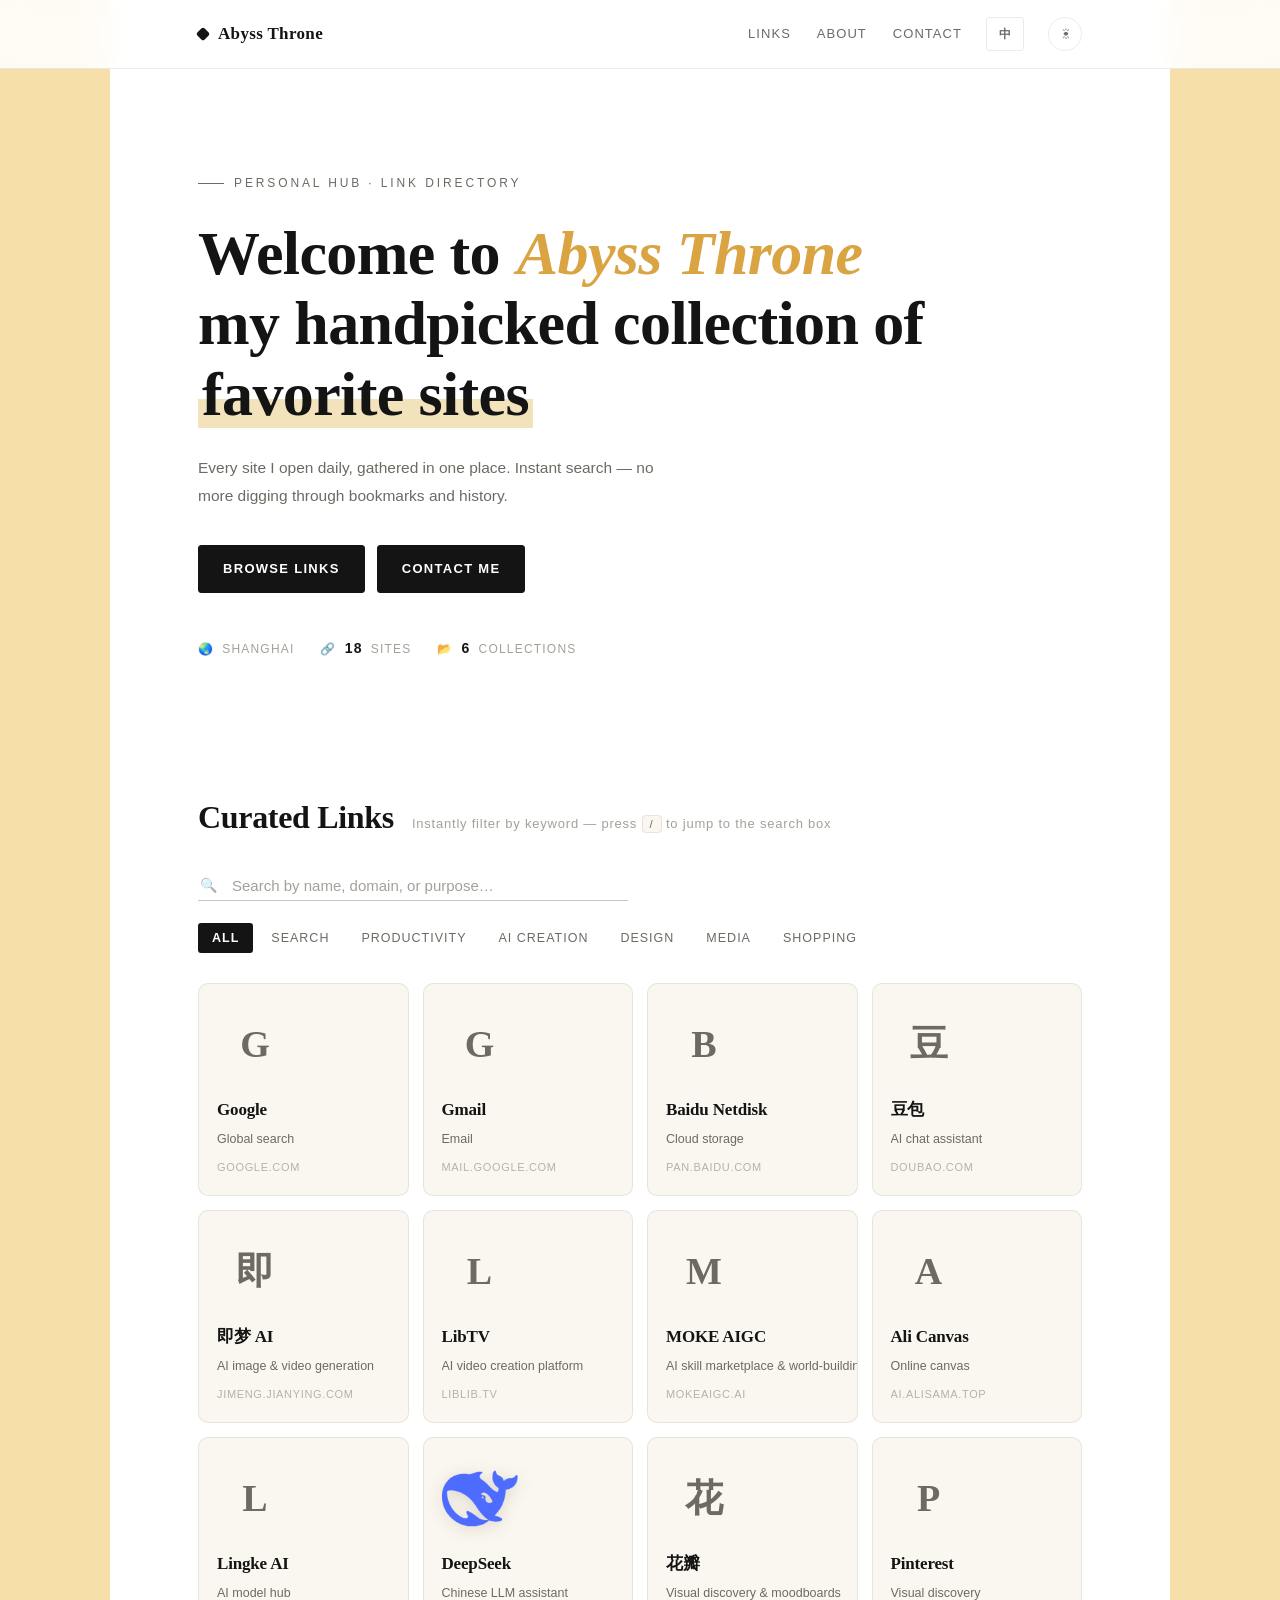
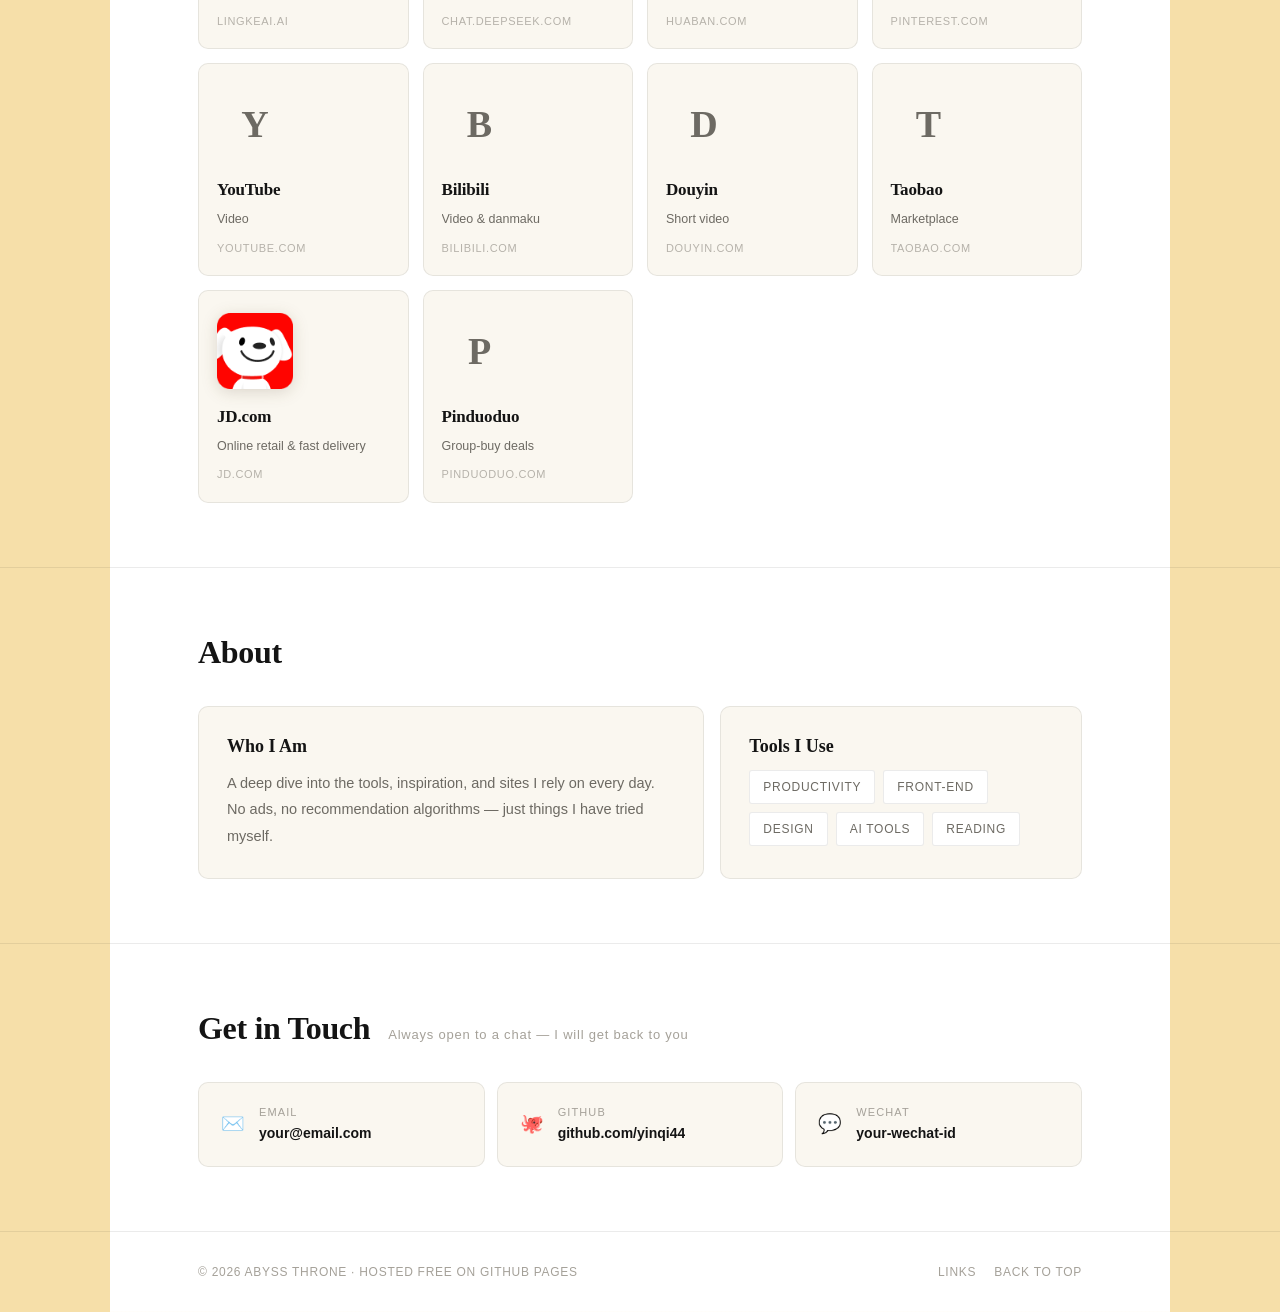
<file: index.html>
<!DOCTYPE html>
<html lang="zh-CN">
<head>
<meta charset="UTF-8">
<meta name="viewport" content="width=device-width, initial-scale=1, viewport-fit=cover">
<title>深渊王座 · 个人主页 | 常用网址导航</title>

<!-- ===== SEO 核心 ===== -->
<meta name="description" content="深渊王座（Abyss Throne）个人主页，收录日常高频使用的网址导航、工具清单与常用站点，一键直达。">
<meta name="keywords" content="深渊王座,Abyss Throne,个人主页,个人网站,网址导航,常用网址,工具导航,书签导航">
<meta name="author" content="深渊王座">
<meta name="robots" content="index,follow">
<link rel="canonical" href="https://yinqi44.github.io/">
<!-- ===== /SEO 核心 ===== -->

<!-- 社交媒体分享卡片 -->
<meta property="og:type" content="website">
<meta property="og:title" content="深渊王座 · 个人主页 | 常用网址导航">
<meta property="og:description" content="收录日常高频使用的网址导航、工具清单与常用站点，一键直达。">
<meta property="og:url" content="https://yinqi44.github.io/">
<meta property="og:site_name" content="深渊王座 Abyss Throne">
<meta name="twitter:card" content="summary">

<!-- 中英双语言版本标注，利于搜索引擎收录 -->
<link rel="alternate" hreflang="zh-CN" href="https://yinqi44.github.io/?lang=zh">
<link rel="alternate" hreflang="en" href="https://yinqi44.github.io/?lang=en">

<!-- PWA：可安装为本地应用（含离线缓存） -->
<link rel="manifest" href="manifest.webmanifest">
<meta name="theme-color" content="#141414">
<meta name="mobile-web-app-capable" content="yes">
<meta name="apple-mobile-web-app-capable" content="yes">
<meta name="apple-mobile-web-app-status-bar-style" content="black-translucent">
<meta name="apple-mobile-web-app-title" content="深渊王座">
<link rel="apple-touch-icon" href="assets/icons/icon-180.png">
<link rel="icon" type="image/png" sizes="32x32" href="assets/icons/icon-32.png">
<!-- 资源带版本号：每次改动把 v 后面的数字 +1，用户无需手动清缓存 -->
<link rel="stylesheet" href="assets/css/style.css?v=15">

<!-- 结构化数据，帮助搜索引擎识别这是个人主页 -->
<script type="application/ld+json">
{
  "@context": "https://schema.org",
  "@type": "Person",
  "name": "深渊王座",
  "alternateName": "Abyss Throne",
  "url": "https://yinqi44.github.io/",
  "description": "个人主页，收录日常高频使用的网址导航与工具清单。"
}
</script>
</head>

<body>
<!-- 顶部导航 -->
<header class="site-header" id="siteHeader">
  <div class="wrap header-inner">
    <a class="brand" href="#top">
      <span class="brand-dot"></span>
      <span class="brand-name" data-site="nickname">深渊王座</span>
    </a>
    <nav class="nav">
      <a href="#links" data-i18n="nav_links">网址导航</a>
      <a href="#about" data-i18n="nav_about">关于我</a>
      <a href="#contact" data-i18n="nav_contact">联系</a>
    </nav>
    <button class="install-btn" id="installBtn" type="button" hidden data-i18n="install_app" data-i18n-aria="install_app">安装应用</button>
    <button class="lang-btn" id="langBtn" type="button" data-i18n-aria="lang_label" aria-label="切换中文 / English">
      <span id="langTag">EN</span>
    </button>
    <button class="theme-btn" id="themeBtn" type="button" data-i18n-aria="aria_theme" aria-label="切换深浅色">
      <span class="theme-ico">☀︎</span>
    </button>
  </div>
</header>

<main id="top">
  <!-- 头部介绍 -->
  <section class="hero">
    <div class="wrap">
      <p class="hero-tag" data-site="role">个人主页 · 网址导航</p>
      <h1 class="hero-title" data-i18n="hero_title">你好，这里是 <span class="hl-name">深渊王座</span><br>收藏着我的<span class="hl">常用网站</span>清单</h1>
      <p class="hero-desc" data-site="intro"></p>
      <div class="hero-actions">
        <a class="btn btn-primary" href="#links" data-i18n="hero_browse">浏览网址库</a>
        <a class="btn" href="#contact" data-i18n="hero_contact">联系我</a>
      </div>
      <p class="hero-meta">
        <span>🌏 <span data-site="city">上海</span></span>
        <span>🔗 <b id="totalCount">0</b> <span data-i18n="unit_sites">个站点</span></span>
        <span>📂 <b id="totalCats">0</b> <span data-i18n="unit_cats">个分类</span></span>
      </p>
    </div>
  </section>

  <!-- 网址导航主体 -->
  <section class="section" id="links">
    <div class="wrap">
      <div class="sec-head">
        <h2 data-i18n="sec_links">常用网址</h2>
        <p data-i18n="sec_links_sub"></p>
      </div>

      <div class="toolbar">
        <div class="search-box">
          <span class="search-ico">🔍</span>
          <input id="searchInput" type="search" autocomplete="off"
                 data-i18n-ph="search_ph" data-i18n-aria="aria_search"
                 placeholder="搜索站点名、域名或用途…" aria-label="搜索站点">
          <button class="clear-btn" id="clearBtn" type="button" hidden
                  data-i18n-aria="aria_clear" aria-label="清空">✕</button>
        </div>
      </div>

      <div class="chips" id="catChips" role="tablist"></div>

      <div class="grid" id="linkGrid"></div>

      <div class="empty" id="emptyState" hidden>
        <p class="empty-ico">🗂️</p>
        <p data-i18n="empty_title">没找到匹配的站点</p>
        <button class="btn btn-sm" id="resetBtn" type="button"
                data-i18n="empty_reset" data-i18n-aria="aria_reset">清空筛选</button>
      </div>
    </div>
  </section>

  <!-- 关于我 -->
  <section class="section section-soft" id="about">
    <div class="wrap">
      <div class="sec-head">
        <h2 data-i18n="sec_about">关于我</h2>
      </div>
      <div class="about-grid">
        <div class="about-card">
          <h3 data-i18n="about_who">我是谁</h3>
          <p data-site="aboutText"></p>
        </div>
        <div class="about-card">
          <h3 data-i18n="about_tools">我在用的工具</h3>
          <ul class="tag-list" id="skillTags"></ul>
        </div>
      </div>
    </div>
  </section>

  <!-- 联系 -->
  <section class="section" id="contact">
    <div class="wrap">
      <div class="sec-head">
        <h2 data-i18n="sec_contact">联系我</h2>
        <p data-i18n="sec_contact_sub">欢迎交流，看到就会回</p>
      </div>
      <div class="contact-row" id="contactRow"></div>
    </div>
  </section>
</main>

<footer class="site-footer">
  <div class="wrap footer-inner">
    <p>© <span id="year">2026</span> <span data-site="nickname">深渊王座</span> · <span data-i18n="footer_host">用 GitHub Pages 免费托管</span></p>
    <p class="footer-links">
      <a href="#links" data-i18n="footer_links">网址导航</a>
      <a href="#top" data-i18n="footer_top">回到顶部</a>
    </p>
  </div>
</footer>

<button class="to-top" id="toTop" type="button" data-i18n-aria="aria_top" aria-label="回到顶部">↑</button>

<script src="assets/js/links.js?v=15"></script>
<script src="assets/js/app.js?v=15"></script>
</body>
</html>
</file>
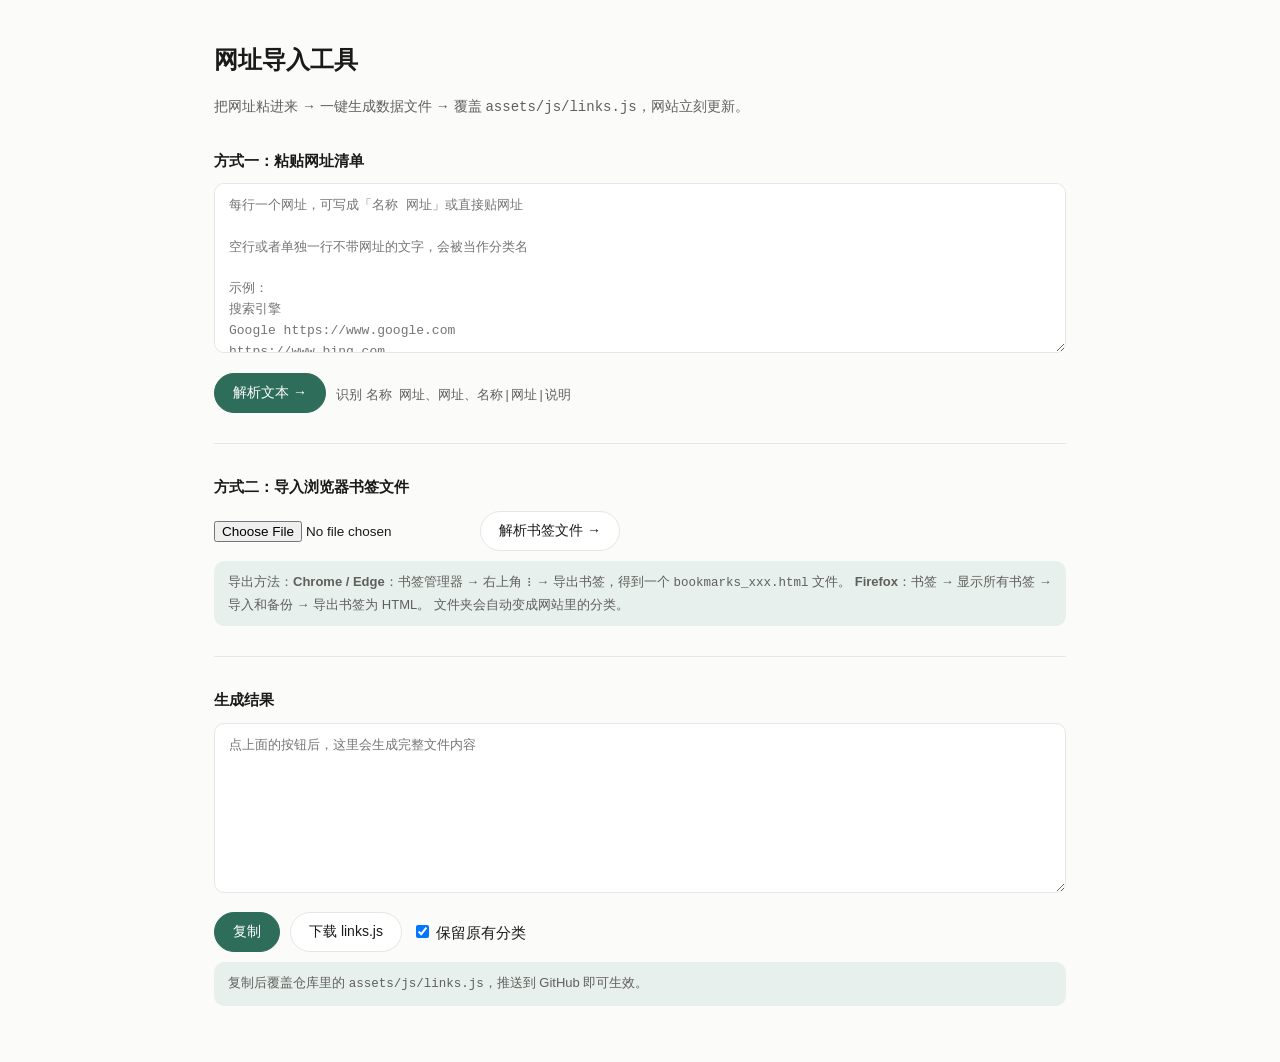
<file: tools/import.html>
<!DOCTYPE html>
<html lang="zh-CN">
<head>
<meta charset="UTF-8">
<meta name="viewport" content="width=device-width, initial-scale=1">
<meta name="robots" content="noindex,nofollow">
<title>网址导入工具</title>
<style>
  :root { --bg:#fbfbfa; --card:#fff; --text:#1a1a1a; --text-2:#5f5f5c;
          --line:#e6e6e2; --accent:#2f6d5b; --accent-soft:#e8f0ed; }
  * { box-sizing:border-box; }
  body { margin:0; background:var(--bg); color:var(--text);
    font:15px/1.7 -apple-system,"PingFang SC","Microsoft YaHei",sans-serif; }
  .wrap { max-width:900px; margin:0 auto; padding:40px 24px 60px; }
  h1 { font-size:24px; margin:0 0 6px; }
  .sub { color:var(--text-2); font-size:14px; margin-bottom:28px; }
  h2 { font-size:15px; margin:26px 0 10px; }
  textarea { width:100%; min-height:170px; padding:12px 14px; font:13px/1.6 ui-monospace,Consolas,monospace;
    border:1px solid var(--line); border-radius:10px; background:var(--card); color:var(--text);
    resize:vertical; outline:none; }
  textarea:focus { border-color:var(--accent); }
  .row { display:flex; gap:10px; flex-wrap:wrap; margin-top:12px; align-items:center; }
  button { padding:10px 18px; border-radius:100px; border:1px solid var(--line);
    background:var(--card); color:var(--text); font-size:14px; cursor:pointer; }
  button.primary { background:var(--accent); border-color:var(--accent); color:#fff; }
  button:hover { opacity:.9; }
  .tip { font-size:13px; color:var(--text-2); background:var(--accent-soft);
    padding:10px 14px; border-radius:10px; margin-top:10px; }
  .tip code { font-size:12.5px; }
  input[type=file] { font-size:13.5px; }
  .hint { font-size:13px; color:var(--text-2); margin-top:6px; }
  hr { border:none; border-top:1px solid var(--line); margin:30px 0; }
  a { color:var(--accent); }
</style>
</head>
<body>
<div class="wrap">
  <h1>网址导入工具</h1>
  <p class="sub">把网址粘进来 → 一键生成数据文件 → 覆盖 <code>assets/js/links.js</code>，网站立刻更新。</p>

  <h2>方式一：粘贴网址清单</h2>
  <textarea id="raw" placeholder="每行一个网址，可写成「名称 网址」或直接贴网址&#10;&#10;空行或者单独一行不带网址的文字，会被当作分类名&#10;&#10;示例：&#10;搜索引擎&#10;Google https://www.google.com&#10;https://www.bing.com&#10;&#10;AI 工具&#10;https://chat.deepseek.com"></textarea>
  <div class="row">
    <button class="primary" id="btnText">解析文本 →</button>
    <span class="hint">识别 <code>名称 网址</code>、<code>网址</code>、<code>名称|网址|说明</code></span>
  </div>

  <hr>

  <h2>方式二：导入浏览器书签文件</h2>
  <div class="row">
    <input type="file" id="file" accept=".html,.htm">
    <button id="btnFile">解析书签文件 →</button>
  </div>
  <div class="tip">
    导出方法：<b>Chrome / Edge</b>：书签管理器 → 右上角 ⋮ → 导出书签，得到一个 <code>bookmarks_xxx.html</code> 文件。
    <b>Firefox</b>：书签 → 显示所有书签 → 导入和备份 → 导出书签为 HTML。
    文件夹会自动变成网站里的分类。
  </div>

  <hr>

  <h2>生成结果</h2>
  <textarea id="out" placeholder="点上面的按钮后，这里会生成完整文件内容"></textarea>
  <div class="row">
    <button class="primary" id="copy">复制</button>
    <button id="download">下载 links.js</button>
    <label><input type="checkbox" id="merge" checked> 保留原有分类</label>
    <span class="hint" id="stat"></span>
  </div>
  <div class="tip">
    复制后覆盖仓库里的 <code>assets/js/links.js</code>，推送到 GitHub 即可生效。
  </div>
</div>

<script src="../assets/js/links.js"></script>
<script>
(function () {
  var $ = function (id) { return document.getElementById(id); };
  var current = window.SITE_DATA || { owner: {}, categories: [] };

  function hostOf(url) { try { return new URL(url).hostname.replace(/^www\./, ''); } catch (e) { return ''; } }
  function esc(s) { return String(s == null ? '' : s); }

  /* ---- 文本解析：不含网址的独立行 = 分类名 ---- */
  function parseText(text) {
    var cats = [];
    var cur = null;
    text.split(/\r?\n/).forEach(function (line) {
      line = line.trim(); if (!line) return;
      var m = line.match(/https?:\/\/[^\s"'<>），),|]+/);
      if (!m) {
        if (line.length <= 30) { cur = { name: line, links: [] }; cats.push(cur); }
        return;
      }
      var url = m[0];
      var rest = (line.slice(0, m.index) + ' ' + line.slice(m.index + url.length)).trim();
      var name = '', desc = '';
      var parts = rest.split(/\s*[|｜]\s*/);
      if (parts.length >= 2) { name = parts[0]; desc = parts[1]; }
      else { name = rest; }
      name = name.trim();
      if (!name) name = hostOf(url) || url;
      if (name.length > 40) name = name.slice(0, 40);
      if (!cur) { cur = { name: '常用网址', links: [] }; cats.push(cur); }
      if (cur.links.some(function (l) { return l.url === url; })) return;
      cur.links.push({ name: name, url: url, desc: desc });
    });
    return cats.filter(function (c) { return c.links.length; });
  }

  /* ---- 书签 HTML 解析：文件夹 = 分类 ---- */
  var SKIP = { '书签栏': 1, '其他书签': 1, '移动设备书签': 1, 'bookmarks bar': 1,
               'other bookmarks': 1, 'mobile bookmarks': 1, 'bookmarks menu': 1 };

  function parseBookmarks(doc) {
    var cats = [];
    function walk(dl, prefix) {
      var kids = Array.prototype.slice.call(dl.children);
      for (var i = 0; i < kids.length; i++) {
        var el = kids[i]; if (el.tagName !== 'DT') continue;
        var h3 = el.querySelector('h3');
        var a = el.querySelector('a');
        if (h3) {
          var folder = h3.textContent.trim();
          var sub = el.querySelector('dl') ||
            (el.nextElementSibling && el.nextElementSibling.tagName === 'DL' ? el.nextElementSibling : null);
          if (sub) {
            var path = SKIP[folder.toLowerCase()] ? prefix
              : (prefix ? prefix + ' / ' + folder : folder);
            walk(sub, path);
          }
        } else if (a && /^https?:/i.test(a.getAttribute('href') || '')) {
          var label = (path_name(prefix) || '未分类');
          var cat = find(label);
          var url = a.getAttribute('href');
          if (!cat.links.some(function (l) { return l.url === url; })) {
            cat.links.push({ name: (a.textContent || hostOf(url)).trim().slice(0, 40), url: url, desc: '' });
          }
        }
      }
    }
    function path_name(prefix) { return prefix; }
    function find(name) {
      for (var i = 0; i < cats.length; i++) if (cats[i].name === name) return cats[i];
      var c = { name: name, links: [] }; cats.push(c); return c;
    }
    var roots = doc.querySelectorAll('dl');
    for (var i = 0; i < roots.length; i++) {
      var parent = roots[i].parentElement;
      if (parent && parent.closest('dl')) continue; // 只处理最外层
      walk(roots[i], '');
      break;
    }
    return cats.filter(function (c) { return c.links.length; });
  }

  /* ---- 生成文件 ---- */
  function generate(newCats) {
    var cats = newCats;
    if ($('merge').checked) {
      var merged = [].concat(current.categories || []);
      newCats.forEach(function (nc) {
        var exist = null;
        for (var i = 0; i < merged.length; i++) if (merged[i].name === nc.name) exist = merged[i];
        if (!exist) { exist = { name: nc.name, links: [] }; merged.push(exist); }
        nc.links.forEach(function (l) {
          if (!exist.links.some(function (x) { return x.url === l.url; })) exist.links.push(l);
        });
      });
      cats = merged;
    }
    var o = current.owner || {};
    var total = cats.reduce(function (n, c) { return n + c.links.length; }, 0);

    var s = '';
    s += '/* 站点数据 —— 只改这一个文件（由导入工具生成） */\n';
    s += 'window.SITE_DATA = {\n';
    s += '  owner: {\n';
    s += "    nickname: " + q(o.nickname, '大王') + ",\n";
    s += "    role: " + q(o.role, '个人主页 · 网址导航') + ",\n";
    s += "    intro: " + q(o.intro, '') + ",\n";
    s += "    city: " + q(o.city, '') + ",\n";
    s += "    aboutText: " + q(o.aboutText, '') + ",\n";
    s += "    skills: [" + (o.skills || []).map(function (x) { return q(x, ''); }).join(', ') + "],\n";
    s += "    contacts: [\n";
    (o.contacts || []).forEach(function (c, i) {
      s += "      { label: " + q(c.label, '') + ", value: " + q(c.value, '') +
           ", url: " + q(c.url, '') + ", icon: " + q(c.icon, '') + " }" +
           (i < o.contacts.length - 1 ? ',' : '') + "\n";
    });
    s += "    ]\n";
    s += "  },\n\n  categories: [\n";
    cats.forEach(function (c, i) {
      s += "    {\n      name: " + q(c.name, '') + ",\n      links: [\n";
      c.links.forEach(function (l, j) {
        s += "        { name: " + q(l.name, '') + ", url: " + q(l.url, '') +
             (l.desc ? ", desc: " + q(l.desc, '') : '') + " }" +
             (j < c.links.length - 1 ? ',' : '') + "\n";
      });
      s += "      ]\n    }" + (i < cats.length - 1 ? ',' : '') + "\n";
    });
    s += "  ]\n};\n";

    $('out').value = s;
    $('stat').textContent = cats.length + ' 个分类 / ' + total + ' 个网址';
  }

  function q(v, dflt) {
    var s = v == null || v === '' ? (dflt || '') : v;
    return JSON.stringify(String(s));
  }

  $('btnText').addEventListener('click', function () {
    var cats = parseText($('raw').value);
    if (!cats.length) { alert('没解析到网址，检查一下内容里有没有带 http 的链接'); return; }
    generate(cats);
  });

  $('btnFile').addEventListener('click', function () {
    var f = $('file').files[0];
    if (!f) { alert('先选择一个书签 HTML 文件'); return; }
    var r = new FileReader();
    r.onload = function () {
      var doc = new DOMParser().parseFromString(r.result, 'text/html');
      var cats = parseBookmarks(doc);
      if (!cats.length) { alert('没解析到网址，确认导出的是标准书签 HTML 文件'); return; }
      generate(cats);
    };
    r.readAsText(f, 'utf-8');
  });

  $('copy').addEventListener('click', function () {
    if (!$('out').value) return;
    $('out').select();
    document.execCommand('copy');
    alert('已复制，覆盖到 assets/js/links.js 即可');
  });

  $('download').addEventListener('click', function () {
    if (!$('out').value) return;
    var blob = new Blob([$('out').value], { type: 'text/javascript' });
    var a = document.createElement('a');
    a.href = URL.createObjectURL(blob);
    a.download = 'links.js';
    a.click();
  });
})();
</script>
</body>
</html>
</file>
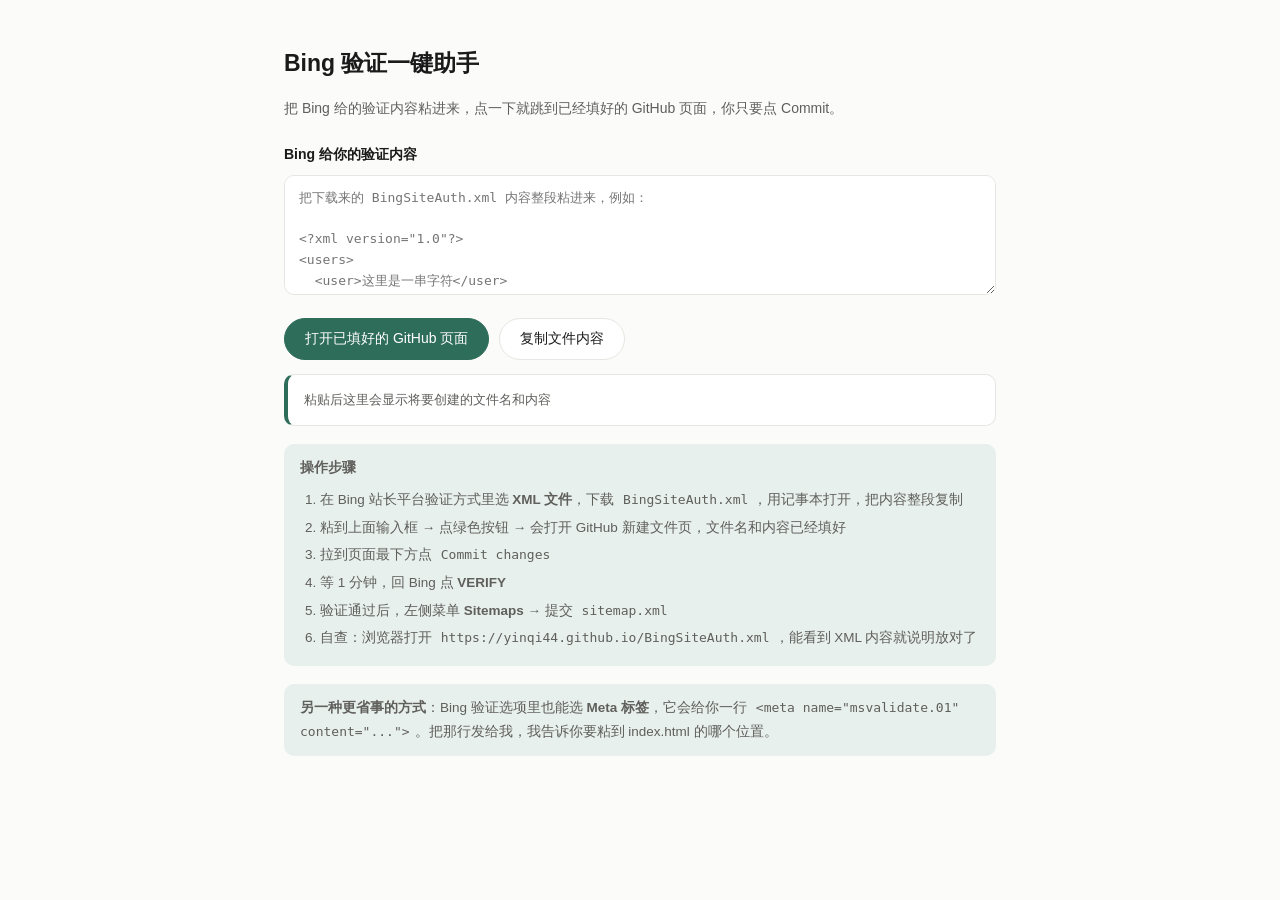
<file: tools/verify-bing.html>
<!DOCTYPE html>
<html lang="zh-CN">
<head>
<meta charset="UTF-8">
<meta name="viewport" content="width=device-width, initial-scale=1">
<meta name="robots" content="noindex,nofollow">
<title>Bing 验证一键助手</title>
<style>
  :root { --bg:#fbfbfa; --card:#fff; --text:#1a1a1a; --text-2:#5f5f5c; --line:#e6e6e2;
          --accent:#2f6d5b; --accent-soft:#e8f0ed; }
  * { box-sizing:border-box; }
  body { margin:0; background:var(--bg); color:var(--text);
    font:15px/1.7 -apple-system,"PingFang SC","Microsoft YaHei",sans-serif; }
  .wrap { max-width:760px; margin:0 auto; padding:44px 24px 64px; }
  h1 { font-size:23px; margin:0 0 8px; }
  .sub { color:var(--text-2); font-size:14px; margin-bottom:8px; }
  label { display:block; font-size:14px; font-weight:600; margin:22px 0 8px; }
  textarea { width:100%; min-height:120px; padding:12px 14px;
    font:13px/1.6 ui-monospace,Consolas,monospace; border:1px solid var(--line);
    border-radius:10px; background:var(--card); color:var(--text); resize:vertical; outline:none; }
  textarea:focus { border-color:var(--accent); }
  input { width:100%; padding:12px 14px; font:14px/1.5 ui-monospace,Consolas,monospace;
    border:1px solid var(--line); border-radius:10px; background:var(--card); color:var(--text); outline:none; }
  input:focus { border-color:var(--accent); }
  .row { display:flex; gap:10px; flex-wrap:wrap; margin-top:16px; }
  button { padding:11px 20px; border-radius:100px; border:1px solid var(--line);
    background:var(--card); color:var(--text); font-size:14px; cursor:pointer; }
  button.primary { background:var(--accent); border-color:var(--accent); color:#fff; }
  .preview { margin-top:14px; padding:14px 16px; border:1px solid var(--line); border-radius:10px;
    background:var(--card); font:13px/1.7 ui-monospace,Consolas,monospace; color:var(--text-2);
    white-space:pre-wrap; word-break:break-all; }
  .tip { font-size:13.5px; color:var(--text-2); background:var(--accent-soft);
    padding:12px 16px; border-radius:10px; margin-top:18px; line-height:1.75; }
  ol { padding-left:20px; margin:8px 0 0; }
  li { margin:4px 0; }
  code { font-size:13px; background:var(--accent-soft); padding:1px 5px; border-radius:4px; }
  .ok { border-left:4px solid var(--accent); }
</style>
</head>
<body>
<div class="wrap">
  <h1>Bing 验证一键助手</h1>
  <p class="sub">把 Bing 给的验证内容粘进来，点一下就跳到已经填好的 GitHub 页面，你只要点 Commit。</p>

  <label for="xml">Bing 给你的验证内容</label>
  <textarea id="xml" placeholder="把下载来的 BingSiteAuth.xml 内容整段粘进来，例如：

<?xml version=&quot;1.0&quot;?>
<users>
  <user>这里是一串字符</user>
</users>

也可以只粘中间那串字符，我帮你补全格式"></textarea>
  <div class="row">
    <button class="primary" id="open">打开已填好的 GitHub 页面</button>
    <button id="copy">复制文件内容</button>
  </div>

  <div class="preview ok" id="preview">粘贴后这里会显示将要创建的文件名和内容</div>

  <div class="tip">
    <b>操作步骤</b>
    <ol>
      <li>在 Bing 站长平台验证方式里选 <b>XML 文件</b>，下载 <code>BingSiteAuth.xml</code>，用记事本打开，把内容整段复制</li>
      <li>粘到上面输入框 → 点绿色按钮 → 会打开 GitHub 新建文件页，文件名和内容已经填好</li>
      <li>拉到页面最下方点 <code>Commit changes</code></li>
      <li>等 1 分钟，回 Bing 点 <b>VERIFY</b></li>
      <li>验证通过后，左侧菜单 <b>Sitemaps</b> → 提交 <code>sitemap.xml</code></li>
      <li>自查：浏览器打开 <code>https://yinqi44.github.io/BingSiteAuth.xml</code>，能看到 XML 内容就说明放对了</li>
    </ol>
  </div>

  <div class="tip">
    <b>另一种更省事的方式</b>：Bing 验证选项里也能选 <b>Meta 标签</b>，它会给你一行
    <code>&lt;meta name="msvalidate.01" content="..."&gt;</code>。把那行发给我，我告诉你要粘到 index.html 的哪个位置。
  </div>
</div>

<script>
(function () {
  var target = 'https://github.com/yinqi44/yinqi44.github.io/new/main';
  var input = document.getElementById('xml');
  var preview = document.getElementById('preview');

  function body() {
    var v = input.value.trim();
    if (!v) return '';
    if (v.indexOf('<') === -1) {
      return '<?xml version="1.0"?>\n<users>\n  <user>' + v + '</user>\n</users>';
    }
    return v;
  }

  function refresh() {
    var b = body();
    preview.textContent = b
      ? '文件名：BingSiteAuth.xml\n\n内容：\n' + b
      : '粘贴后这里会显示将要创建的文件名和内容';
  }

  input.addEventListener('input', refresh);

  document.getElementById('open').addEventListener('click', function () {
    var b = body();
    if (!b) { alert('先把 Bing 给的验证内容粘进来'); return; }
    var url = target + '?filename=' + encodeURIComponent('BingSiteAuth.xml') +
              '&value=' + encodeURIComponent(b);
    window.open(url, '_blank');
  });

  document.getElementById('copy').addEventListener('click', function () {
    var b = body();
    if (!b) { alert('先粘贴内容'); return; }
    navigator.clipboard.writeText(b).then(function () { alert('已复制'); });
  });

  refresh();
})();
</script>
</body>
</html>
</file>
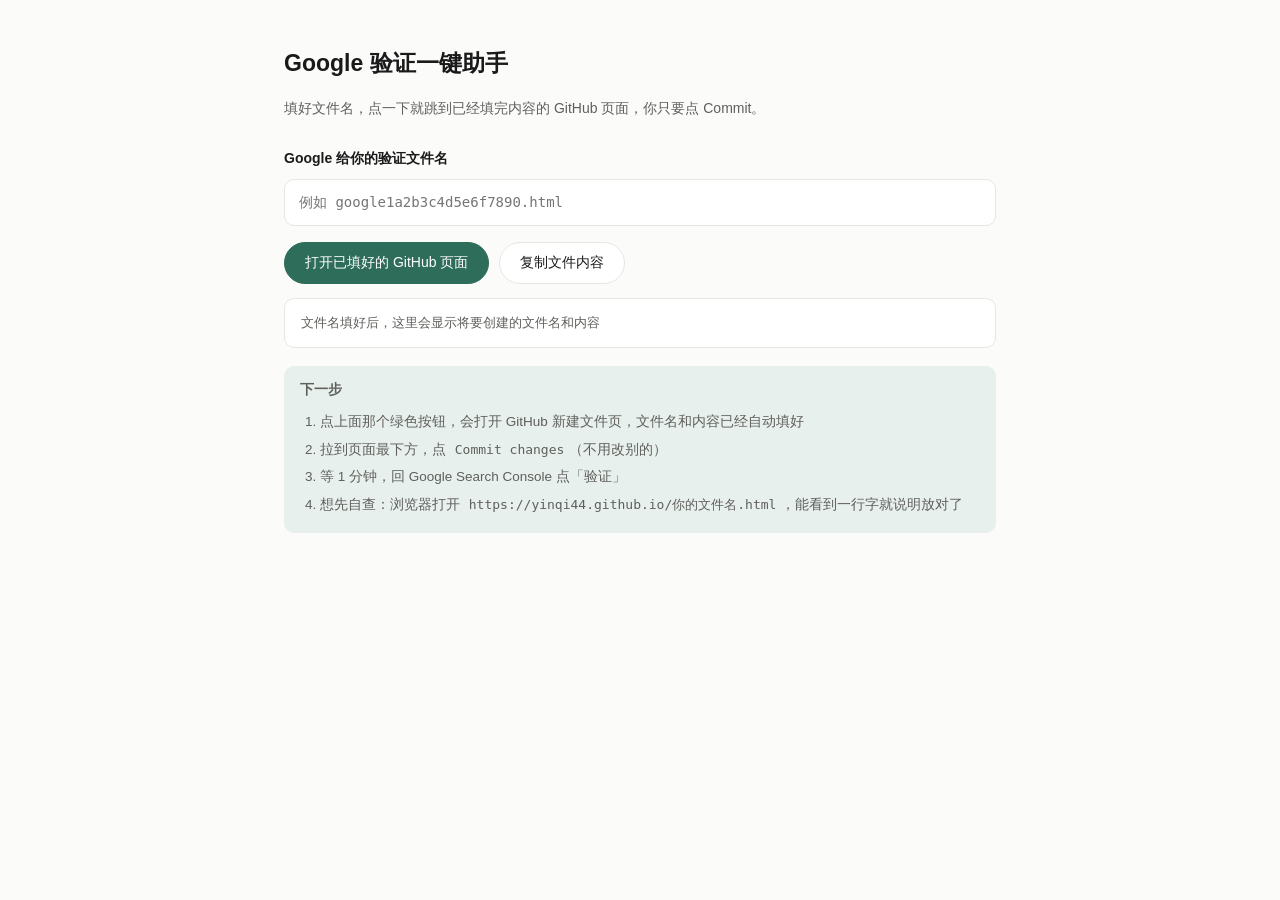
<file: tools/verify-google.html>
<!DOCTYPE html>
<html lang="zh-CN">
<head>
<meta charset="UTF-8">
<meta name="viewport" content="width=device-width, initial-scale=1">
<meta name="robots" content="noindex,nofollow">
<title>Google 验证一键助手</title>
<style>
  :root { --bg:#fbfbfa; --card:#fff; --text:#1a1a1a; --text-2:#5f5f5c; --line:#e6e6e2;
          --accent:#2f6d5b; --accent-soft:#e8f0ed; }
  * { box-sizing:border-box; }
  body { margin:0; background:var(--bg); color:var(--text);
    font:15px/1.7 -apple-system,"PingFang SC","Microsoft YaHei",sans-serif; }
  .wrap { max-width:760px; margin:0 auto; padding:44px 24px 64px; }
  h1 { font-size:23px; margin:0 0 8px; }
  .sub { color:var(--text-2); font-size:14px; margin-bottom:26px; }
  label { display:block; font-size:14px; font-weight:600; margin:22px 0 8px; }
  input { width:100%; padding:12px 14px; font:14px/1.5 ui-monospace,Consolas,monospace;
    border:1px solid var(--line); border-radius:10px; background:var(--card); color:var(--text); outline:none; }
  input:focus { border-color:var(--accent); }
  .row { display:flex; gap:10px; flex-wrap:wrap; margin-top:16px; align-items:center; }
  button, .btn { display:inline-flex; align-items:center; padding:11px 20px; border-radius:100px;
    border:1px solid var(--line); background:var(--card); color:var(--text); font-size:14px;
    cursor:pointer; text-decoration:none; }
  button.primary, .btn.primary { background:var(--accent); border-color:var(--accent); color:#fff; }
  .btn[disabled] { opacity:.45; pointer-events:none; }
  .preview { margin-top:14px; padding:14px 16px; border:1px solid var(--line); border-radius:10px;
    background:var(--card); font:13px/1.6 ui-monospace,Consolas,monospace; color:var(--text-2);
    word-break:break-all; }
  .tip { font-size:13.5px; color:var(--text-2); background:var(--accent-soft);
    padding:12px 16px; border-radius:10px; margin-top:18px; line-height:1.75; }
  ol { padding-left:20px; margin:8px 0 0; }
  li { margin:4px 0; }
  code { font-size:13px; background:var(--accent-soft); padding:1px 5px; border-radius:4px; }
</style>
</head>
<body>
<div class="wrap">
  <h1>Google 验证一键助手</h1>
  <p class="sub">填好文件名，点一下就跳到已经填完内容的 GitHub 页面，你只要点 Commit。</p>

  <label for="fname">Google 给你的验证文件名</label>
  <input id="fname" placeholder="例如 google1a2b3c4d5e6f7890.html" autocomplete="off">
  <div class="row">
    <button class="primary" id="open">打开已填好的 GitHub 页面</button>
    <button id="copy">复制文件内容</button>
  </div>

  <div class="preview" id="preview">文件名填好后，这里会显示将要创建的文件名和内容</div>

  <div class="tip">
    <b>下一步</b>
    <ol>
      <li>点上面那个绿色按钮，会打开 GitHub 新建文件页，文件名和内容已经自动填好</li>
      <li>拉到页面最下方，点 <code>Commit changes</code>（不用改别的）</li>
      <li>等 1 分钟，回 Google Search Console 点「验证」</li>
      <li>想先自查：浏览器打开 <code>https://yinqi44.github.io/你的文件名.html</code>，能看到一行字就说明放对了</li>
    </ol>
  </div>
</div>

<script>
(function () {
  var repo = 'https://github.com/yinqi44/yinqi44.github.io/new/main';
  var input = document.getElementById('fname');
  var preview = document.getElementById('preview');
  var openBtn = document.getElementById('open');
  var copyBtn = document.getElementById('copy');

  function fileName() { return input.value.trim(); }
  function fileBody() { return 'google-site-verification: ' + fileName(); }

  function refresh() {
    var n = fileName();
    if (!n) {
      preview.textContent = '文件名填好后，这里会显示将要创建的文件名和内容';
      return;
    }
    preview.textContent = '文件名：' + n + '\n内容：' + fileBody();
  }

  input.addEventListener('input', refresh);

  openBtn.addEventListener('click', function () {
    var n = fileName();
    if (!n) { alert('先填文件名'); return; }
    if (!/\.html$/i.test(n)) { alert('文件名应该以 .html 结尾，检查一下有没有粘贴全'); return; }
    var url = repo + '?filename=' + encodeURIComponent(n) + '&value=' + encodeURIComponent(fileBody());
    window.open(url, '_blank');
  });

  copyBtn.addEventListener('click', function () {
    var n = fileName();
    if (!n) { alert('先填文件名'); return; }
    navigator.clipboard.writeText(fileBody()).then(function () {
      alert('已复制：' + fileBody());
    }, function () { alert('复制失败，手动选中下面的内容复制'); });
  });

  refresh();
})();
</script>
</body>
</html>
</file>
<file: assets/css/style.css>
/* ============================================================
 *   个人主页 · 奶油杏编辑风（参考 Dribbble 极简排版）
 *   设计要点：暖杏底 / 白色大面板 / 衬线大标题 / 黑白极简 / 大图标卡片
 * ============================================================ */

/* ============ 主题变量：默认浅色（奶油杏） ============ */
:root {
  --bg: #f6dfa9;
  --panel: #ffffff;
  --card: #faf7f0;
  --card-hover: #ffffff;
  --line: rgba(0, 0, 0, .08);
  --line-strong: rgba(0, 0, 0, .22);
  --text: #141414;
  --text-2: #6d6a63;
  --text-3: #a5a199;
  --accent: #141414;
  --accent-soft: #f3e3bd;
  --gold: #d9a441;
  --shadow: 0 18px 40px -22px rgba(80, 60, 20, .25);
  --radius: 10px;
  --serif: Georgia, "Times New Roman", "Songti SC", "STSong", "SimSun", serif;
  --sans: -apple-system, BlinkMacSystemFont, "Segoe UI", "PingFang SC",
          "Hiragino Sans GB", "Microsoft YaHei", sans-serif;
}

/* ============ 主题变量：暗色（炭黑 + 奶油金） ============ */
html[data-theme="dark"] {
  --bg: #12100c;
  --panel: #191612;
  --card: rgba(255, 255, 255, .04);
  --card-hover: rgba(255, 255, 255, .08);
  --line: rgba(255, 255, 255, .09);
  --line-strong: rgba(255, 255, 255, .25);
  --text: #f0ece2;
  --text-2: #a39c8d;
  --text-3: #6f6a5e;
  --accent: #f0c97d;
  --accent-soft: rgba(240, 201, 125, .12);
  --gold: #f0c97d;
  --shadow: 0 20px 44px -22px rgba(0, 0, 0, .8);
}

/* ============ 基础 ============ */
* { box-sizing: border-box; }
html { scroll-behavior: smooth; }
body {
  margin: 0;
  color: var(--text);
  font: 16px/1.7 var(--sans);
  -webkit-font-smoothing: antialiased;
  overflow-x: hidden;
  /* 中间白色大面板，两侧露出杏色底 —— 参考图的核心构图 */
  background:
    linear-gradient(var(--panel), var(--panel)) center / min(1060px, 94%) 100% no-repeat,
    var(--bg);
}

a { color: inherit; text-decoration: none; }
h1, h2, h3 { margin: 0; font-weight: 600; line-height: 1.25; }
p { margin: 0; }
ul { margin: 0; padding: 0; list-style: none; }
.wrap { width: 100%; max-width: 980px; margin: 0 auto; padding: 0 48px; }
::selection { background: var(--accent-soft); color: var(--text); }

/* 滚动条 */
::-webkit-scrollbar { width: 10px; height: 10px; }
::-webkit-scrollbar-thumb {
  background: rgba(120, 110, 90, .3); border-radius: 10px;
  border: 3px solid transparent; background-clip: padding-box;
}

/* ============ 顶部导航 ============ */
.site-header {
  position: sticky; top: 0; z-index: 50;
  background: color-mix(in srgb, var(--panel) 88%, transparent);
  backdrop-filter: blur(14px);
  border-bottom: 1px solid var(--line);
}
.header-inner { display: flex; align-items: center; gap: 24px; height: 68px; }
.brand { display: flex; align-items: center; gap: 10px; font-family: var(--serif); font-weight: 700; font-size: 17px; letter-spacing: .02em; }
.brand-dot {
  width: 10px; height: 10px; border-radius: 2px; flex: none;
  background: var(--text); transform: rotate(45deg);
}
.nav { display: flex; gap: 26px; margin-left: auto; }
.nav a {
  color: var(--text-2); font-size: 13px; letter-spacing: .08em;
  text-transform: uppercase; position: relative; padding: 4px 0; transition: color .2s;
}
.nav a::after {
  content: ""; position: absolute; left: 0; right: 0; bottom: -2px; height: 1px;
  background: var(--text); transform: scaleX(0); transform-origin: left;
  transition: transform .3s cubic-bezier(.2, .8, .2, 1);
}
.nav a:hover { color: var(--text); }
.nav a:hover::after { transform: scaleX(1); }

/* 安装应用按钮：黑底白字，醒目一点 */
.install-btn {
  background: var(--text); border: 1px solid var(--text); color: var(--panel);
  height: 34px; padding: 0 14px; border-radius: 3px; cursor: pointer;
  font-size: 12px; font-weight: 600; letter-spacing: .06em; line-height: 1; flex: none;
  font-family: var(--sans); transition: .25s;
}
.install-btn:hover { opacity: .85; transform: translateY(-1px); box-shadow: var(--shadow); }
.install-btn[hidden] { display: none; }

/* 语言切换按钮 */
.lang-btn {
  background: none; border: 1px solid var(--line); color: var(--text-2);
  min-width: 38px; height: 34px; padding: 0 10px; border-radius: 3px; cursor: pointer;
  font-size: 12px; font-weight: 600; letter-spacing: .08em; line-height: 1; flex: none;
  font-family: var(--sans); transition: .25s;
}
.lang-btn:hover { color: var(--text); border-color: var(--line-strong); }

.theme-btn {
  background: none; border: 1px solid var(--line); color: var(--text-2);
  width: 34px; height: 34px; border-radius: 50%; cursor: pointer;
  font-size: 14px; line-height: 1; flex: none; transition: .25s;
}
.theme-btn:hover { color: var(--text); border-color: var(--line-strong); transform: rotate(-18deg); }

/* ============ Hero ============ */
.hero { padding: 96px 0 72px; }
.hero-tag {
  display: inline-flex; align-items: center; gap: 10px;
  font-size: 12px; letter-spacing: .24em; text-transform: uppercase;
  color: var(--text-2); margin-bottom: 24px;
}
.hero-tag::before { content: ""; width: 26px; height: 1px; background: var(--text-2); }
.hero-title {
  font-family: var(--serif);
  font-size: clamp(36px, 5.6vw, 62px);
  font-weight: 700; letter-spacing: -.01em; line-height: 1.14;
}
.hero-title .hl {
  background: linear-gradient(transparent 58%, var(--accent-soft) 58%);
  padding: 0 4px;
}
.hero-title .hl-name {
  color: var(--gold); font-style: italic; padding: 0 2px;
}
.hero-desc {
  margin-top: 24px; max-width: 460px;
  color: var(--text-2); font-size: 15.5px; line-height: 1.85;
}
.hero-actions { display: flex; gap: 12px; margin-top: 34px; flex-wrap: wrap; }
.btn {
  display: inline-flex; align-items: center; gap: 8px;
  padding: 12px 24px; border-radius: 3px; font-size: 13px; font-weight: 550;
  letter-spacing: .1em; text-transform: uppercase;
  border: 1px solid var(--text); background: var(--text); color: var(--panel);
  cursor: pointer; transition: .25s cubic-bezier(.2, .8, .2, 1);
}
.btn:hover { transform: translateY(-2px); box-shadow: var(--shadow); opacity: .92; }
.btn-primary { background: var(--text); color: var(--panel); }
.btn-sm { padding: 8px 16px; font-size: 12px; }

.hero-meta {
  display: flex; gap: 26px; flex-wrap: wrap; margin-top: 44px;
  font-size: 12px; letter-spacing: .1em; text-transform: uppercase; color: var(--text-3);
}
.hero-meta span { display: inline-flex; align-items: center; gap: 8px; }
.hero-meta b { color: var(--text); font-weight: 600; font-size: 14px; }

/* ============ 区块 ============ */
.section { padding: 64px 0; }
.section + .section { border-top: 1px solid var(--line); }
.section-soft { background: none; border-top: 1px solid var(--line); border-bottom: none; }
.sec-head { margin-bottom: 34px; display: flex; align-items: baseline; gap: 18px; }
.sec-head h2 {
  font-family: var(--serif); font-size: clamp(24px, 3vw, 32px); letter-spacing: -.01em;
}
.sec-head h2::before { content: none; }
.sec-head p { color: var(--text-3); font-size: 13px; letter-spacing: .06em; }
kbd {
  font: inherit; font-size: 11.5px; padding: 2px 7px; border-radius: 4px;
  border: 1px solid var(--line); background: var(--card); color: var(--text-2);
}

/* ============ 搜索 ============ */
.search-box { position: relative; display: flex; align-items: center; max-width: 430px; }
.search-box .search-ico { position: absolute; left: 2px; font-size: 14px; opacity: .5; }
#searchInput {
  width: 100%; padding: 6px 44px 6px 34px; font-size: 15px;
  border: none; border-bottom: 1px solid var(--line-strong);
  border-radius: 0; background: transparent; color: var(--text); outline: none;
  transition: border-color .25s;
}
#searchInput::placeholder { color: var(--text-3); }
#searchInput:focus { border-bottom-color: var(--text); }
#searchInput::-webkit-search-cancel-button { display: none; }
.clear-btn {
  position: absolute; right: 4px; background: none; border: none;
  color: var(--text-3); cursor: pointer; font-size: 13px; padding: 4px; transition: .2s;
}
.clear-btn:hover { color: var(--text); }

/* ============ 分类筛选 ============ */
.chips { display: flex; gap: 4px; flex-wrap: wrap; margin: 22px 0 30px; }
.chip {
  padding: 8px 14px; border-radius: 3px; font-size: 12.5px; cursor: pointer;
  letter-spacing: .08em; text-transform: uppercase;
  border: none; background: transparent;
  color: var(--text-2); transition: .22s cubic-bezier(.2, .8, .2, 1);
}
.chip:hover { color: var(--text); background: var(--card); }
.chip.active { background: var(--text); color: var(--panel); font-weight: 600; }

/* ============ 卡片网格：大图标是主角 ============ */
.grid {
  display: grid; gap: 14px;
  grid-template-columns: repeat(auto-fill, minmax(200px, 1fr));
}
.card {
  position: relative; overflow: hidden;
  display: flex; flex-direction: column; align-items: flex-start; gap: 14px;
  padding: 22px 18px 18px; border-radius: var(--radius);
  background: var(--card); border: 1px solid var(--line);
  transition: transform .28s cubic-bezier(.2, .8, .2, 1), border-color .28s, background .28s, box-shadow .28s;
}
.card:hover {
  transform: translateY(-4px);
  background: var(--card-hover);
  border-color: var(--line-strong);
  box-shadow: var(--shadow);
}

/* 大号站点头像：不套方框，图标以自身形状直接展示 */
.card-ico {
  position: relative;
  width: 76px; height: 76px; flex: none;
  display: grid; place-items: center;
  background: none; border: none;
  transition: transform .28s cubic-bezier(.2, .8, .2, 1);
}

/* 兜底字母（图片加载失败时显示） */
.card-ico .ico-letter {
  font-family: var(--serif); font-size: 38px; font-weight: 700;
  line-height: 1; color: var(--text-2);
  transition: opacity .25s;
}
.card-ico.has-img .ico-letter { opacity: 0; }

/* 图标：无容器无裁切，按原始形状完整呈现，投影跟随图形轮廓 */
.card-ico img {
  position: absolute; inset: 0;
  width: 100%; height: 100%;
  object-fit: contain;
  filter: drop-shadow(0 3px 8px rgba(60, 45, 15, .16));
  transition: transform .28s cubic-bezier(.2, .8, .2, 1), filter .28s;
}
.card:hover .card-ico { transform: scale(1.06); }
.card:hover .card-ico img {
  transform: scale(1.06);
  filter: drop-shadow(0 8px 16px rgba(60, 45, 15, .24));
}

.card-body { min-width: 0; }
.card-name {
  font-family: var(--serif);
  font-size: 17px; font-weight: 700; letter-spacing: -.01em;
}
.card-desc, .card-url {
  display: block; white-space: nowrap; overflow: hidden; text-overflow: ellipsis;
}
.card-desc { font-size: 12.5px; color: var(--text-2); margin-top: 4px; }
.card-url {
  font-size: 11px; color: var(--text-3); margin-top: 8px;
  letter-spacing: .06em; text-transform: uppercase;
  opacity: .8; transition: opacity .25s;
}
.card:hover .card-url { opacity: 1; }

/* ============ 入场动画 ============ */
@keyframes rise {
  from { opacity: 0; transform: translateY(14px); }
  to { opacity: 1; transform: none; }
}
.card, .about-card, .contact-card {
  animation: rise .55s cubic-bezier(.2, .8, .2, 1) both;
}
.card:nth-child(1) { animation-delay: .02s; }
.card:nth-child(2) { animation-delay: .05s; }
.card:nth-child(3) { animation-delay: .08s; }
.card:nth-child(4) { animation-delay: .11s; }
.card:nth-child(5) { animation-delay: .14s; }
.card:nth-child(6) { animation-delay: .17s; }
.card:nth-child(7) { animation-delay: .20s; }
.card:nth-child(8) { animation-delay: .23s; }
.card:nth-child(9) { animation-delay: .26s; }
.card:nth-child(n+10) { animation-delay: .29s; }

/* ============ 空状态 ============ */
.empty { text-align: center; padding: 60px 0; color: var(--text-3); }
.empty-ico { font-size: 30px; margin-bottom: 12px; opacity: .8; }
.empty .btn { margin-top: 16px; }

/* ============ 关于 ============ */
.about-grid { display: grid; gap: 16px; grid-template-columns: 1.4fr 1fr; }
.about-card {
  background: var(--card); border: 1px solid var(--line);
  border-radius: var(--radius); padding: 28px;
  transition: border-color .28s, background .28s, transform .28s;
}
.about-card:hover { border-color: var(--line-strong); background: var(--card-hover); transform: translateY(-3px); }
.about-card h3 {
  font-family: var(--serif); font-size: 18px; margin-bottom: 12px;
}
.about-card p { color: var(--text-2); font-size: 14.5px; line-height: 1.85; }
.tag-list { display: flex; gap: 8px; flex-wrap: wrap; }
.tag {
  font-size: 12px; padding: 6px 13px; border-radius: 3px;
  letter-spacing: .06em; text-transform: uppercase;
  color: var(--text-2); background: var(--panel); border: 1px solid var(--line);
  transition: .22s;
}
.tag:hover { color: var(--text); border-color: var(--line-strong); }

/* ============ 联系 ============ */
.contact-row { display: grid; gap: 12px; grid-template-columns: repeat(auto-fit, minmax(230px, 1fr)); }
.contact-card {
  display: flex; align-items: center; gap: 14px; padding: 20px 22px;
  background: var(--card); border: 1px solid var(--line);
  border-radius: var(--radius);
  transition: transform .28s cubic-bezier(.2, .8, .2, 1), border-color .28s, background .28s, box-shadow .28s;
}
a.contact-card:hover {
  transform: translateY(-4px); border-color: var(--line-strong);
  background: var(--card-hover); box-shadow: var(--shadow);
}
.contact-ico { font-size: 19px; }
.contact-label { font-size: 11px; color: var(--text-3); display: block; letter-spacing: .1em; text-transform: uppercase; }
.contact-value {
  display: block; font-size: 14px; font-weight: 550;
  white-space: nowrap; overflow: hidden; text-overflow: ellipsis;
}

/* ============ 页脚 & 回顶 ============ */
.site-footer { border-top: 1px solid var(--line); padding: 30px 0; }
.footer-inner {
  display: flex; justify-content: space-between; align-items: center;
  gap: 16px; flex-wrap: wrap; font-size: 12px; letter-spacing: .06em;
  text-transform: uppercase; color: var(--text-3);
}
.footer-links { display: flex; gap: 18px; }
.footer-links a:hover { color: var(--text); }
.to-top {
  position: fixed; right: 28px; bottom: 28px; width: 42px; height: 42px;
  border-radius: 3px; border: 1px solid var(--line-strong);
  background: var(--panel);
  color: var(--text-2); cursor: pointer; font-size: 16px;
  opacity: 0; pointer-events: none; transition: .3s; box-shadow: var(--shadow);
}
.to-top.show { opacity: 1; pointer-events: auto; }
.to-top:hover { color: var(--text); transform: translateY(-3px); }

/* ============ 响应式 ============ */
@media (max-width: 720px) {
  .nav { display: none; }
  .wrap { padding: 0 26px; }
  .hero { padding: 64px 0 52px; }
  .section { padding: 52px 0; }
  .about-grid { grid-template-columns: 1fr; }
  .grid { grid-template-columns: 1fr; }
  body {
    background:
      linear-gradient(var(--panel), var(--panel)) center / 100% 100% no-repeat,
      var(--bg);
  }
}

@media (prefers-reduced-motion: reduce) {
  * { animation: none !important; transition: none !important; scroll-behavior: auto !important; }
}
</file>
